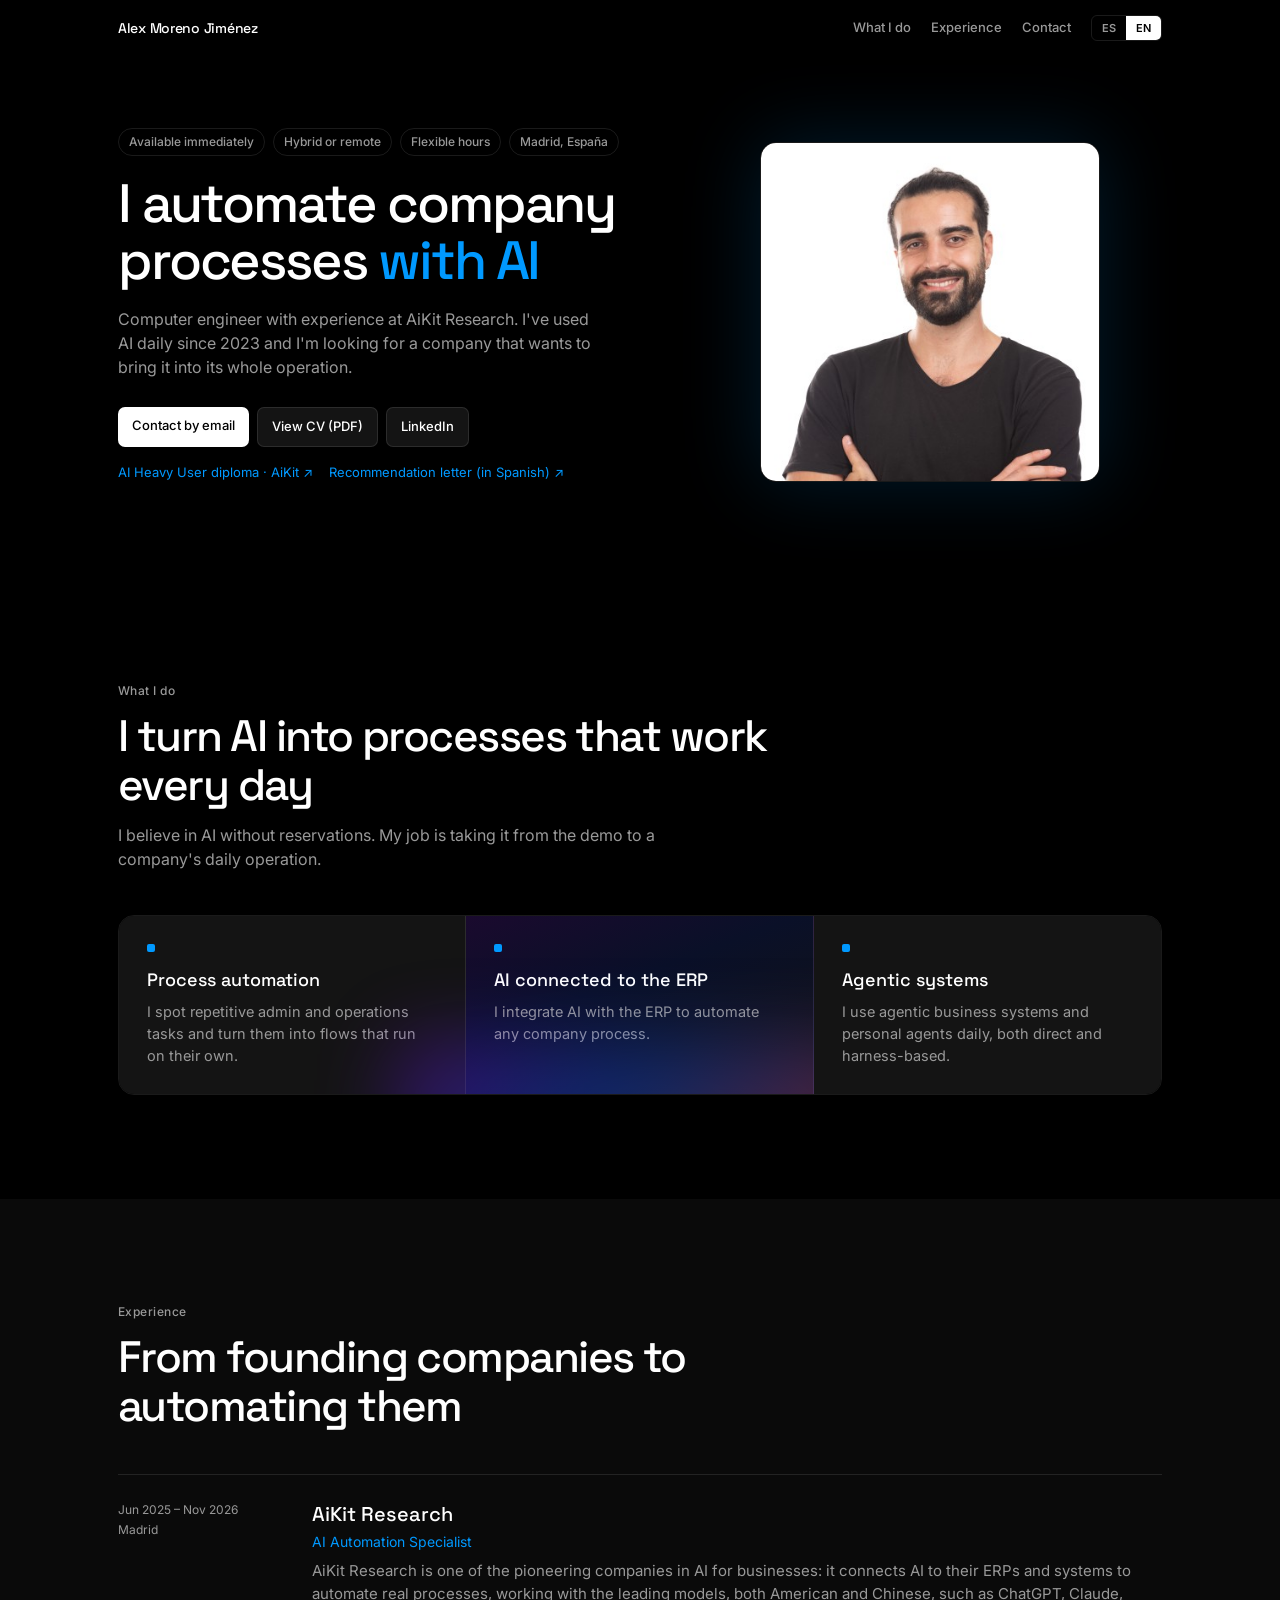
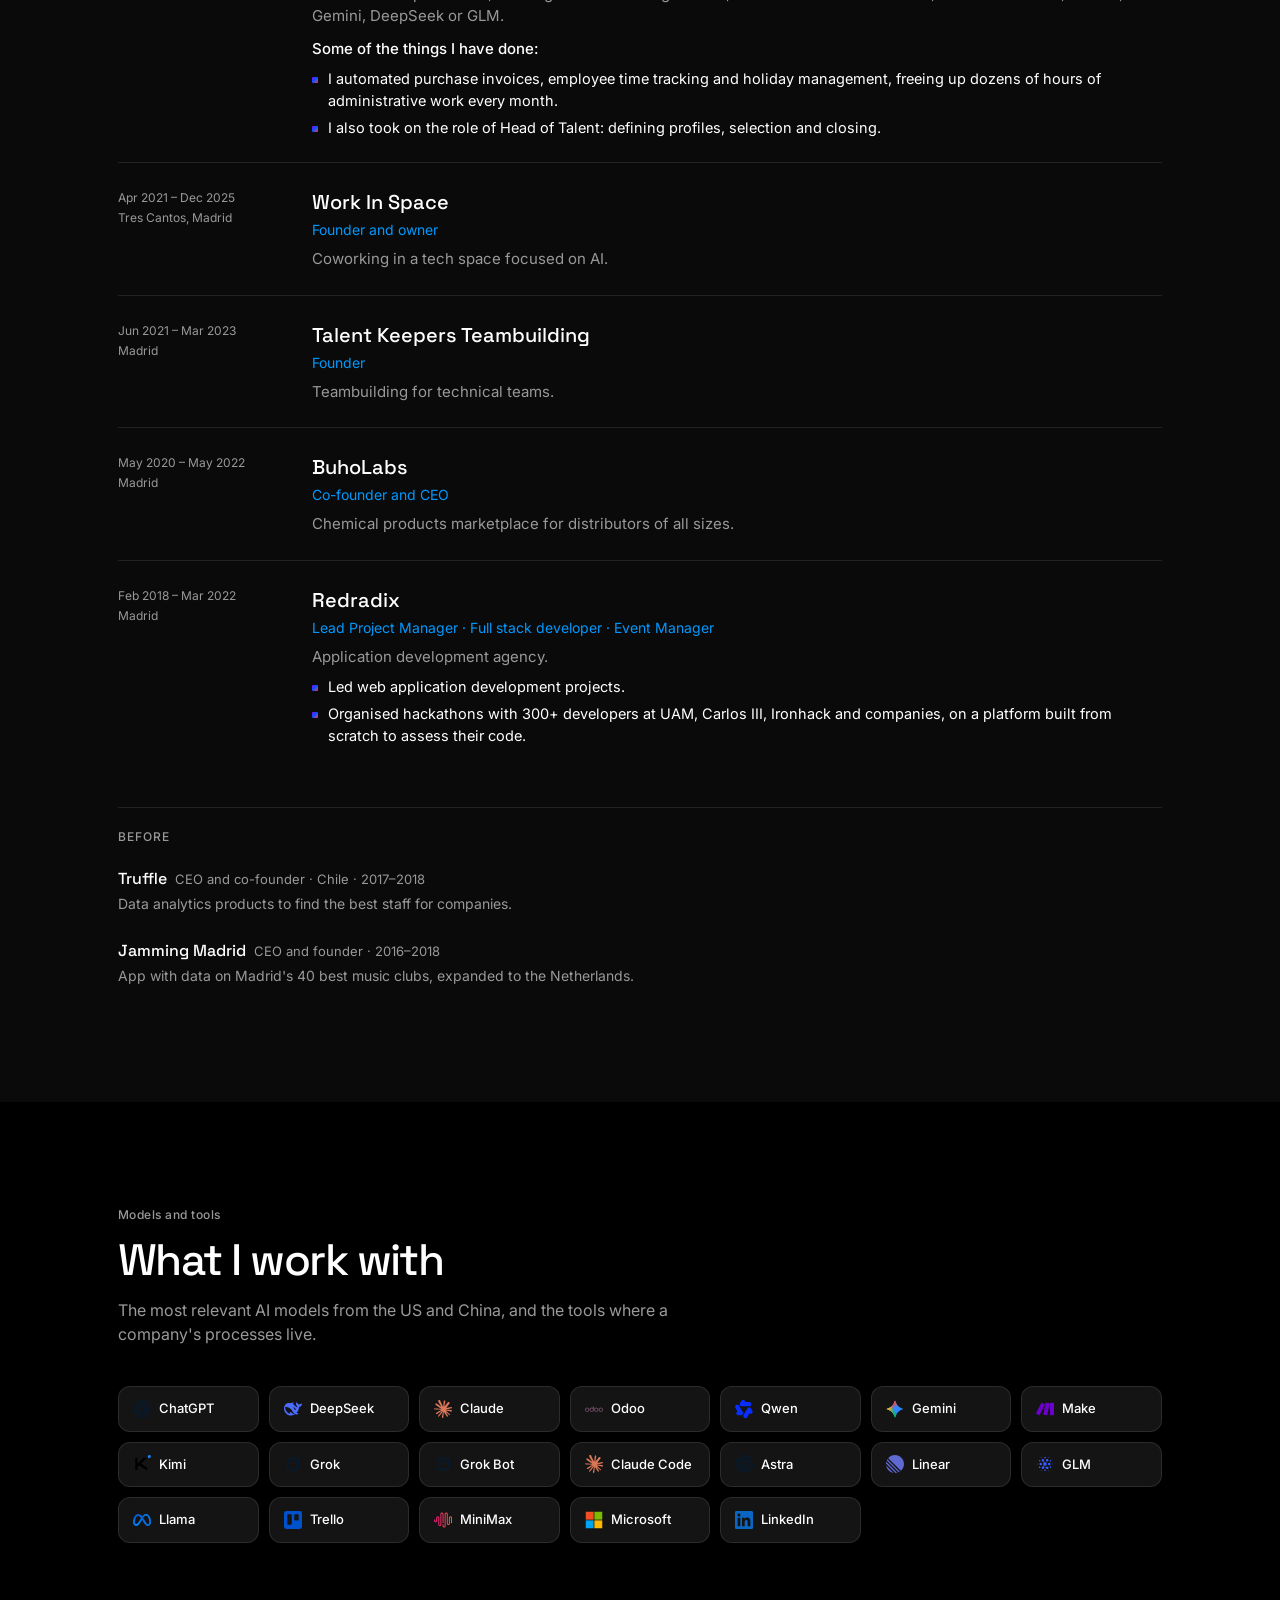
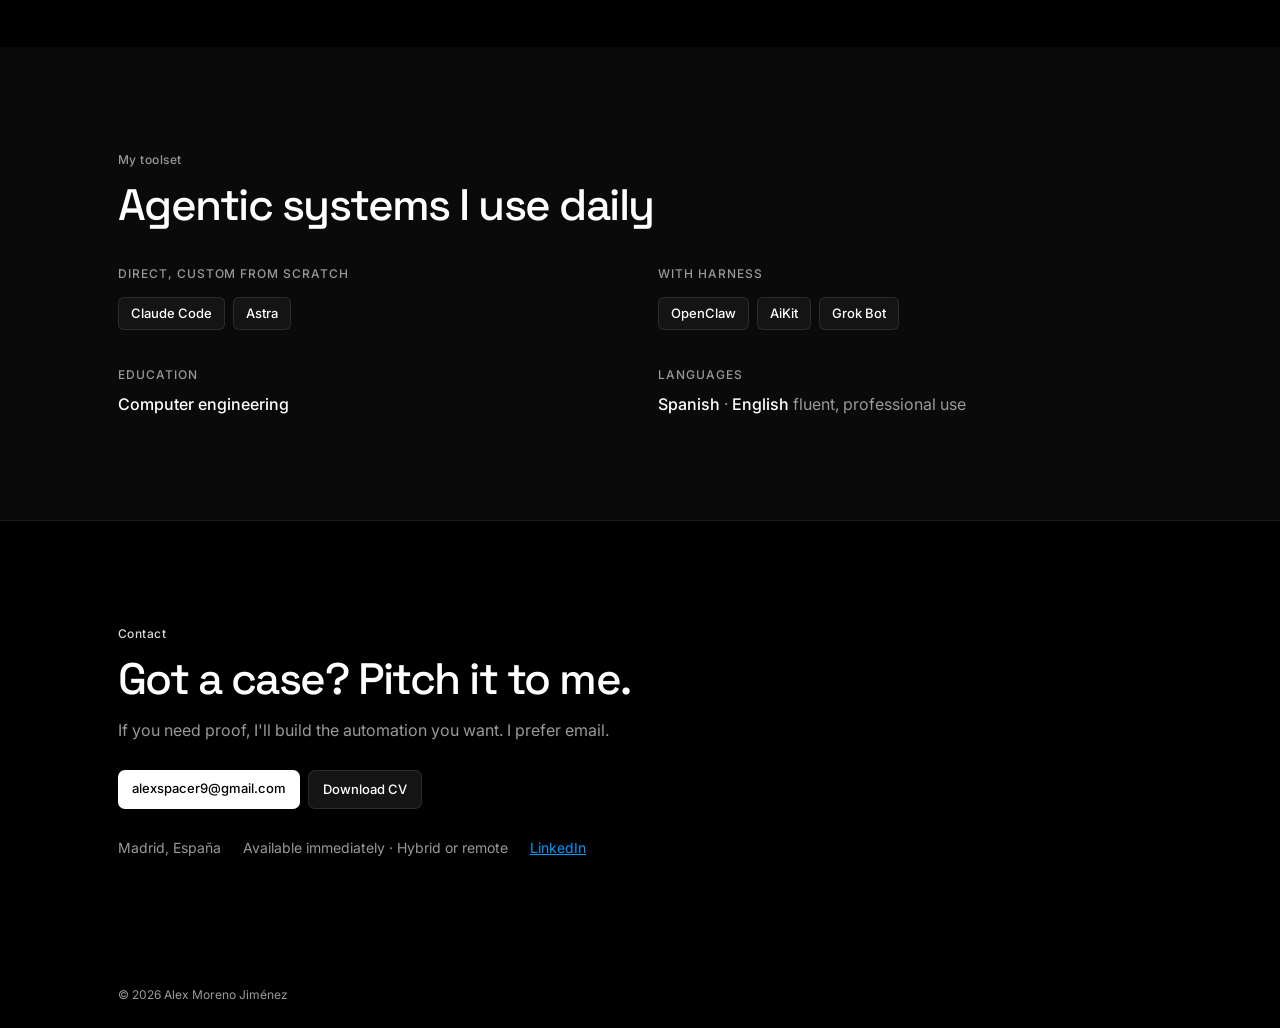
<file: index.html>
<!DOCTYPE html>
<html lang="es">
<head>
<meta charset="utf-8">
<meta name="viewport" content="width=device-width,initial-scale=1">
<title>Alex Moreno Jiménez · AI Automation Specialist</title>
<meta name="description" content="Ingeniero informático que automatiza procesos de empresa con IA. AI Automation Specialist en AiKit Research. Madrid, España.">
<link rel="icon" href="favicon.svg" type="image/svg+xml">
<link rel="icon" href="favicon-32.png" sizes="32x32" type="image/png">
<link rel="apple-touch-icon" href="apple-touch-icon.png">
<meta name="theme-color" content="#000000">
<style>
@font-face{font-family:Inter;src:url(fonts/Inter.ttf);font-weight:100 900;font-display:swap}
@font-face{font-family:"Space Grotesk";src:url(fonts/SpaceGrotesk.ttf);font-weight:300 700;font-display:swap}
:root{
  --bg:#000000; --surface:#141414; --ink:#ffffff; --muted:#999999;
  --line:rgba(255,255,255,.10); --accent:#0055ff; --glow:#0099ff;
  --radius:16px; --button-radius:7px; --content:1100px; --theme:#000000;
  --grad:linear-gradient(135deg,#9900ff 0%,#0055ff 45%,#ff3366 100%);
}
*{box-sizing:border-box;margin:0;padding:0}
html{scroll-behavior:smooth}
body{font-family:Inter,system-ui,sans-serif;color:var(--ink);background:var(--bg);line-height:1.5;font-size:16px;-webkit-font-smoothing:antialiased}
a{color:inherit}
.wrap{max-width:var(--content);margin:0 auto;padding:0 28px}
nav{position:fixed;top:0;left:0;right:0;z-index:10;transition:.25s}
nav .wrap{display:flex;align-items:center;justify-content:space-between;height:56px}
nav.s{background:rgba(0,0,0,.85);backdrop-filter:blur(12px);border-bottom:1px solid var(--line)}
.brand{font-family:"Space Grotesk",Inter,sans-serif;font-weight:500;text-decoration:none;font-size:14px;letter-spacing:-.02em}
.links{display:flex;gap:20px;align-items:center;font-size:13px;font-weight:500}
.links a{text-decoration:none;color:var(--muted)}.links a:hover{color:var(--ink)}
.lang{display:flex;border:1px solid var(--line);border-radius:6px;overflow:hidden}
.lang button{border:0;background:none;font:inherit;font-size:11px;font-weight:600;padding:4px 10px;color:var(--muted);cursor:pointer}
.lang button.on{background:#fff;color:#000}
.hero{padding:128px 0 96px;position:relative}
.hero .wrap{display:grid;grid-template-columns:1.2fr .8fr;gap:40px;align-items:end}
.av{display:inline-flex;gap:8px;flex-wrap:wrap;margin-bottom:20px}
.av span{font-size:12px;font-weight:500;color:var(--muted);border:1px solid var(--line);padding:4px 10px;border-radius:99px}
h1{font-family:"Space Grotesk",Inter,sans-serif;font-size:clamp(36px,4.5vw,54px);line-height:1.05;font-weight:500;letter-spacing:-.04em;max-width:16ch}
h1 b{font-weight:500;color:var(--glow)}
.tit{font-size:16px;margin-top:18px;max-width:480px;color:var(--muted)}
.cta{display:flex;gap:8px;flex-wrap:wrap;margin-top:28px}
.btn{display:inline-block;text-decoration:none;font-weight:500;font-size:13px;padding:9px 14px;border-radius:var(--button-radius);transition:.2s}
.btn.p{background:#fff;color:#000}.btn.p:hover{opacity:.9}
.btn.g{background:var(--surface);color:var(--ink);border:1px solid var(--line)}.btn.g:hover{border-color:rgba(255,255,255,.25)}
.ph{width:100%;max-width:340px;aspect-ratio:1;border-radius:var(--radius);object-fit:cover;border:1px solid var(--line);box-shadow:0 0 80px rgba(0,153,255,.18)}
.proof{display:flex;gap:16px;flex-wrap:wrap;margin-top:16px;font-size:13px}
.proof a{color:var(--glow);text-decoration:none}.proof a:hover{text-decoration:underline}
section{padding:104px 0}
.eyebrow{font-size:12px;font-weight:500;color:var(--muted);margin-bottom:12px;letter-spacing:.04em}
h2{font-family:"Space Grotesk",Inter,sans-serif;font-size:clamp(28px,3.5vw,44px);font-weight:500;letter-spacing:-.035em;line-height:1.1;max-width:700px}
h2 b{font-weight:500}
.lead{color:var(--muted);font-size:16px;max-width:560px;margin-top:14px}
.cards{display:grid;grid-template-columns:repeat(3,1fr);gap:0;margin-top:44px;border:1px solid var(--line);border-radius:var(--radius);overflow:hidden}
.card{padding:28px;background:var(--surface);border-right:1px solid var(--line);position:relative}
.card:last-child{border-right:0}
.card:nth-child(2){background:linear-gradient(160deg,#1a0a2e 0%,#0a1028 40%,#141414 100%)}
.card:nth-child(2)::after{content:"";position:absolute;inset:auto -20% -40% -20%;height:70%;background:var(--grad);opacity:.35;filter:blur(40px);pointer-events:none}
.dot{width:8px;height:8px;border-radius:2px;background:var(--glow);margin-bottom:14px}
.card h3{font-family:"Space Grotesk",Inter,sans-serif;font-size:18px;font-weight:500;margin-bottom:8px;position:relative}
.card p{color:var(--muted);font-size:14.5px;position:relative}
.tint{background:#0a0a0a}
.tl{margin-top:44px}
.tl article{display:grid;grid-template-columns:170px 1fr;gap:24px;padding:24px 0;border-top:1px solid var(--line)}
.tl .d{font-size:13px;color:var(--muted)}.tl .d span{display:block;margin-top:2px;font-size:12px}
.tl h3{font-family:"Space Grotesk",Inter,sans-serif;font-size:20px;font-weight:500}
.tl .rol{color:var(--glow);font-size:14px;margin:2px 0 8px}
.tl p.x{color:var(--muted);font-size:15px}
.tl p.it{margin-top:10px;color:var(--ink);font-weight:500}
.tl ul{margin-top:8px;list-style:none}
.tl li{position:relative;padding-left:16px;font-size:14.5px;margin-top:5px}
.tl li:before{content:"";position:absolute;left:0;top:9px;width:6px;height:6px;border-radius:1px;background:var(--grad)}
.before{margin-top:36px;border-top:1px solid var(--line);padding-top:20px}
.before h3{font-size:12px;font-weight:500;color:var(--muted);margin-bottom:8px;letter-spacing:.08em;text-transform:uppercase}
.before article{padding:12px 0}
.before h4{font-family:"Space Grotesk",Inter,sans-serif;font-size:16px;font-weight:500;display:inline}
.before .m{color:var(--muted);font-size:13px;margin-left:8px}
.before p{color:var(--muted);font-size:14px;margin-top:2px}
.pills{display:flex;flex-wrap:wrap;gap:8px;margin-top:14px}
.pills span{background:var(--surface);border:1px solid var(--line);color:var(--ink);font-weight:500;font-size:13px;padding:6px 12px;border-radius:6px}
.two{display:grid;grid-template-columns:1fr 1fr;gap:36px;margin-top:36px}
.two h3{font-size:12px;font-weight:500;letter-spacing:.08em;text-transform:uppercase;color:var(--muted)}
.two p{color:var(--muted);margin-top:8px}.two p b{color:var(--ink);font-weight:500}
.cloud{list-style:none;display:grid;grid-template-columns:repeat(auto-fill,minmax(140px,1fr));gap:10px;margin-top:40px}
.cloud li{display:inline-flex;align-items:center;gap:8px;background:var(--surface);border:1px solid var(--line);border-radius:12px;padding:12px 14px;font-weight:500;font-size:13px}
.cloud li img{width:18px;height:18px;object-fit:contain}
.contact{background:var(--bg);border-top:1px solid var(--line)}
.contact .eyebrow{color:var(--muted)}
.contact h2{color:var(--ink)}
.contact .lead{color:var(--muted)}
.contact .meta{margin-top:28px;display:flex;gap:22px;flex-wrap:wrap;font-size:14px;color:var(--muted)}
.contact .meta a{color:var(--glow)}
footer{padding:24px 0;font-size:12px;color:var(--muted)}
@media(max-width:860px){
.links a.h{display:none}
.hero .wrap{grid-template-columns:1fr}
.ph{max-width:200px}
section{padding:72px 0}.cards,.two{grid-template-columns:1fr}.card{border-right:0;border-bottom:1px solid var(--line)}
.tl article{grid-template-columns:1fr;gap:6px}
}

</style>
</head>
<body>
<nav id="nav"><div class="wrap">
<a class="brand" href="#top">Alex Moreno Jiménez</a>
<div class="links">
<a class="h" href="#hago" data-es="Qué hago" data-en="What I do">Qué hago</a>
<a class="h" href="#trayectoria" data-es="Trayectoria" data-en="Experience">Trayectoria</a>
<a class="h" href="#contacto" data-es="Contacto" data-en="Contact">Contacto</a>
<div class="lang"><button id="bes" class="on">ES</button><button id="ben">EN</button></div>
</div></div></nav>

<header class="hero" id="top"><div class="wrap">
<div class="hero-copy">
<div class="av"><span data-es="Disponibilidad inmediata" data-en="Available immediately">Disponibilidad inmediata</span><span data-es="Híbrido o remoto" data-en="Hybrid or remote">Híbrido o remoto</span><span data-es="Horario flexible" data-en="Flexible hours">Horario flexible</span><span>Madrid, España</span></div>
<h1 data-es="Automatizo procesos de empresa <b>con IA</b>" data-en="I automate company processes <b>with AI</b>">Automatizo procesos de empresa <b>con IA</b></h1>
<p class="tit" data-es="Ingeniero informático con experiencia en AiKit Research. Uso IA a diario desde 2023 y busco una empresa que quiera llevarla a toda su operación." data-en="Computer engineer with experience at AiKit Research. I've used AI daily since 2023 and I'm looking for a company that wants to bring it into its whole operation.">Ingeniero informático con experiencia en AiKit Research. Uso IA a diario desde 2023 y busco una empresa que quiera llevarla a toda su operación.</p>
<div class="cta">
<a class="btn p" href="mailto:alexspacer9@gmail.com" data-es="Contactar por correo" data-en="Contact by email">Contactar por correo</a>
<a class="btn g" id="cv" href="cv/CV_AlexMoreno_ES.pdf" data-es="Ver CV (PDF)" data-en="View CV (PDF)">Ver CV (PDF)</a>
<a class="btn g" href="https://www.linkedin.com/in/alex-moreno-jim%C3%A9nez-33b404128/" target="_blank" rel="noopener">LinkedIn</a>
</div>
<p class="proof"><a href="docs/Diploma_AIHeavyUser_AiKit.pdf" target="_blank" rel="noopener" data-es="Diploma AI Heavy User · AiKit ↗" data-en="AI Heavy User diploma · AiKit ↗">Diploma AI Heavy User · AiKit ↗</a><a href="docs/Carta_Recomendacion_AiKit.pdf" target="_blank" rel="noopener" data-es="Carta de recomendación ↗" data-en="Recommendation letter (in Spanish) ↗">Carta de recomendación ↗</a></p>
</div>
<img class="ph" src="foto.jpg" alt="Alex Moreno Jiménez">
</div></header>

<section id="hago"><div class="wrap">
<p class="eyebrow" data-es="Qué hago" data-en="What I do">Qué hago</p>
<h2 data-es="Convierto la IA en procesos que <b>funcionan cada día</b>" data-en="I turn AI into processes that <b>work every day</b>">Convierto la IA en procesos que <b>funcionan cada día</b></h2>
<p class="lead" data-es="Creo en la IA sin reservas. Mi trabajo es llevarla de la demo a la operación diaria de una empresa." data-en="I believe in AI without reservations. My job is taking it from the demo to a company's daily operation.">Creo en la IA sin reservas. Mi trabajo es llevarla de la demo a la operación diaria de una empresa.</p>
<div class="cards">
<div class="card"><div class="dot"></div><h3 data-es="Automatización de procesos" data-en="Process automation">Automatización de procesos</h3><p data-es="Detecto tareas repetitivas de administración y operación, y las convierto en flujos que funcionan solos." data-en="I spot repetitive admin and operations tasks and turn them into flows that run on their own.">Detecto tareas repetitivas de administración y operación, y las convierto en flujos que funcionan solos.</p></div>
<div class="card"><div class="dot"></div><h3 data-es="IA conectada al ERP" data-en="AI connected to the ERP">IA conectada al ERP</h3><p data-es="Integro la IA con el ERP para automatizar cualquier proceso de la empresa." data-en="I integrate AI with the ERP to automate any company process.">Integro la IA con el ERP para automatizar cualquier proceso de la empresa.</p></div>
<div class="card"><div class="dot"></div><h3 data-es="Sistemas agénticos" data-en="Agentic systems">Sistemas agénticos</h3><p data-es="Uso a diario sistemas agénticos empresariales y agentes personales, directos o con harness." data-en="I use agentic business systems and personal agents daily, both direct and harness-based.">Uso a diario sistemas agénticos empresariales y agentes personales, directos o con harness.</p></div>
</div>
</div></section>

<section class="tint" id="trayectoria"><div class="wrap">
<p class="eyebrow" data-es="Trayectoria" data-en="Experience">Trayectoria</p>
<h2 data-es="De fundar empresas a <b>automatizarlas</b>" data-en="From founding companies to <b>automating them</b>">De fundar empresas a <b>automatizarlas</b></h2>
<div class="tl">
<article><div class="d"><span data-es="jun. 2025 – nov. 2026" data-en="Jun 2025 – Nov 2026">jun. 2025 – nov. 2026</span><span>Madrid</span></div><div><h3>AiKit Research</h3><p class="rol" data-es="AI Automation Specialist" data-en="AI Automation Specialist">AI Automation Specialist</p><p class="x" data-es="AiKit Research es una de las empresas pioneras en IA para empresas: conecta la IA con sus ERP y sus sistemas para automatizar procesos reales, trabajando con los principales modelos, tanto estadounidenses como chinos, como ChatGPT, Claude, Gemini, DeepSeek o GLM." data-en="AiKit Research is one of the pioneering companies in AI for businesses: it connects AI to their ERPs and systems to automate real processes, working with the leading models, both American and Chinese, such as ChatGPT, Claude, Gemini, DeepSeek or GLM.">AiKit Research es una de las empresas pioneras en IA para empresas: conecta la IA con sus ERP y sus sistemas para automatizar procesos reales, trabajando con los principales modelos, tanto estadounidenses como chinos, como ChatGPT, Claude, Gemini, DeepSeek o GLM.</p><p class="x it" data-es="Algunas de las cosas que he hecho:" data-en="Some of the things I have done:">Algunas de las cosas que he hecho:</p><ul><li data-es="Automaticé las facturas de compras, el fichaje y la gestión de vacaciones, liberando decenas de horas al mes de trabajo administrativo." data-en="I automated purchase invoices, employee time tracking and holiday management, freeing up dozens of hours of administrative work every month.">Automaticé las facturas de compras, el fichaje y la gestión de vacaciones, liberando decenas de horas al mes de trabajo administrativo.</li><li data-es="Asumí también el rol de Head of Talent: definición de perfiles, selección y cierre." data-en="I also took on the role of Head of Talent: defining profiles, selection and closing.">Asumí también el rol de Head of Talent: definición de perfiles, selección y cierre.</li></ul></div></article>
<article><div class="d"><span data-es="abr. 2021 – dic. 2025" data-en="Apr 2021 – Dec 2025">abr. 2021 – dic. 2025</span><span>Tres Cantos, Madrid</span></div><div><h3>Work In Space</h3><p class="rol" data-es="Fundador y propietario" data-en="Founder and owner">Fundador y propietario</p><p class="x" data-es="Coworking en espacio tecnológico centrado en IA." data-en="Coworking in a tech space focused on AI.">Coworking en espacio tecnológico centrado en IA.</p></div></article>
<article><div class="d"><span data-es="jun. 2021 – mar. 2023" data-en="Jun 2021 – Mar 2023">jun. 2021 – mar. 2023</span><span>Madrid</span></div><div><h3>Talent Keepers Teambuilding</h3><p class="rol" data-es="Fundador" data-en="Founder">Fundador</p><p class="x" data-es="Teambuilding para equipos técnicos." data-en="Teambuilding for technical teams.">Teambuilding para equipos técnicos.</p></div></article>
<article><div class="d"><span data-es="may. 2020 – may. 2022" data-en="May 2020 – May 2022">may. 2020 – may. 2022</span><span>Madrid</span></div><div><h3>BuhoLabs</h3><p class="rol" data-es="Cofundador y CEO" data-en="Co-founder and CEO">Cofundador y CEO</p><p class="x" data-es="Marketplace de productos químicos para distribuidores de todos los tamaños." data-en="Chemical products marketplace for distributors of all sizes.">Marketplace de productos químicos para distribuidores de todos los tamaños.</p></div></article>
<article><div class="d"><span data-es="feb. 2018 – mar. 2022" data-en="Feb 2018 – Mar 2022">feb. 2018 – mar. 2022</span><span>Madrid</span></div><div><h3>Redradix</h3><p class="rol" data-es="Lead Project Manager · Desarrollador full stack · Event Manager" data-en="Lead Project Manager · Full stack developer · Event Manager">Lead Project Manager · Desarrollador full stack · Event Manager</p><p class="x" data-es="Agencia de desarrollo de aplicaciones." data-en="Application development agency.">Agencia de desarrollo de aplicaciones.</p>
<ul><li data-es="Lideré proyectos de desarrollo de aplicaciones web." data-en="Led web application development projects.">Lideré proyectos de desarrollo de aplicaciones web.</li>
<li data-es="Organicé hackathons con más de 300 desarrolladores en la UAM, la Carlos III, Ironhack y empresas, con una plataforma creada desde cero para evaluar su código." data-en="Organised hackathons with 300+ developers at UAM, Carlos III, Ironhack and companies, on a platform built from scratch to assess their code.">Organicé hackathons con más de 300 desarrolladores en la UAM, la Carlos III, Ironhack y empresas, con una plataforma creada desde cero para evaluar su código.</li></ul></div></article>
</div>
<div class="before">
<h3 data-es="Antes" data-en="Before">Antes</h3>
<article><h4>Truffle</h4><span class="m" data-es="CEO y cofundador · Chile · 2017–2018" data-en="CEO and co-founder · Chile · 2017–2018">CEO y cofundador · Chile · 2017–2018</span><p data-es="Productos de análisis de datos para encontrar al mejor personal para las empresas." data-en="Data analytics products to find the best staff for companies.">Productos de análisis de datos para encontrar al mejor personal para las empresas.</p></article>
<article><h4>Jamming Madrid</h4><span class="m" data-es="CEO y fundador · 2016–2018" data-en="CEO and founder · 2016–2018">CEO y fundador · 2016–2018</span><p data-es="App con los datos de los 40 mejores clubes de música de Madrid, ampliada a Países Bajos." data-en="App with data on Madrid's 40 best music clubs, expanded to the Netherlands.">App con los datos de los 40 mejores clubes de música de Madrid, ampliada a Países Bajos.</p></article>
</div>
</div></section>

<section id="stack"><div class="wrap">
<p class="eyebrow" data-es="Modelos y herramientas" data-en="Models and tools">Modelos y herramientas</p>
<h2 data-es="Con lo que <b>trabajo</b>" data-en="What I <b>work with</b>">Con lo que <b>trabajo</b></h2>
<p class="lead" data-es="Los modelos de IA más relevantes de EE. UU. y China, y las herramientas donde viven los procesos de una empresa." data-en="The most relevant AI models from the US and China, and the tools where a company's processes live.">Los modelos de IA más relevantes de EE. UU. y China, y las herramientas donde viven los procesos de una empresa.</p>
<ul class="cloud">
<li class="m l" style="--d:0s"><img src="logos/openai.svg" alt="">ChatGPT</li>
<li class="m" style="--d:-1.4s"><img src="logos/deepseek-color.svg" alt="">DeepSeek</li>
<li class="m l" style="--d:-3s"><img src="logos/claude-color.svg" alt="">Claude</li>
<li class="t" style="--d:-2s"><img src="logos/odoo.svg" alt="">Odoo</li>
<li class="m" style="--d:-4.2s"><img src="logos/qwen-color.svg" alt="">Qwen</li>
<li class="m l" style="--d:-.8s"><img src="logos/gemini-color.svg" alt="">Gemini</li>
<li class="t" style="--d:-3.6s"><img src="logos/make.svg" alt="">Make</li>
<li class="m" style="--d:-5s"><img src="logos/kimi-color.svg" alt="">Kimi</li>
<li class="m l" style="--d:-2.4s"><img src="logos/grok.svg" alt="">Grok</li>
<li class="t" style="--d:-1.7s"><img src="logos/grok.svg" alt="">Grok Bot</li>
<li class="t" style="--d:-2.6s"><img src="logos/claude-color.svg" alt="">Claude Code</li>
<li class="t" style="--d:-3.9s"><img src="logos/openai.svg" alt="">Astra</li>
<li class="t" style="--d:-4.6s"><img src="logos/linear.svg" alt="">Linear</li>
<li class="m" style="--d:-1s"><img src="logos/zhipu-color.svg" alt="">GLM</li>
<li class="m" style="--d:-3.3s"><img src="logos/meta-color.svg" alt="">Llama</li>
<li class="t" style="--d:-5.4s"><img src="logos/trello.svg" alt="">Trello</li>
<li class="m" style="--d:-2.8s"><img src="logos/minimax-color.svg" alt="">MiniMax</li>
<li class="t" style="--d:-.4s"><img src="logos/microsoft.svg" alt="">Microsoft</li>
<li class="t" style="--d:-4s"><img src="logos/linkedin.svg" alt="">LinkedIn</li>
</ul>
</div></section>

<section class="tint" id="set"><div class="wrap">
<p class="eyebrow" data-es="Mi set de trabajo" data-en="My toolset">Mi set de trabajo</p>
<h2 data-es="Sistemas agénticos que <b>uso a diario</b>" data-en="Agentic systems I <b>use daily</b>">Sistemas agénticos que <b>uso a diario</b></h2>
<div class="two">
<div><h3 data-es="Directos, a medida desde cero" data-en="Direct, custom from scratch">Directos, a medida desde cero</h3><div class="pills"><span>Claude Code</span><span>Astra</span></div></div>
<div><h3 data-es="Con harness" data-en="With harness">Con harness</h3><div class="pills"><span>OpenClaw</span><span>AiKit</span><span>Grok Bot</span></div></div>
</div>
<div class="two">
<div><h3 data-es="Formación" data-en="Education">Formación</h3><p data-es="<b>Ingeniería informática</b>" data-en="<b>Computer engineering</b>"><b>Ingeniería informática</b></p></div>
<div><h3 data-es="Idiomas" data-en="Languages">Idiomas</h3><p data-es="<b>Español</b> · <b>Inglés</b> fluido, uso profesional" data-en="<b>Spanish</b> · <b>English</b> fluent, professional use"><b>Español</b> · <b>Inglés</b> fluido, uso profesional</p></div>
</div>
</div></section>

<section class="contact" id="contacto"><div class="wrap">
<p class="eyebrow" style="color:#fff;opacity:.85" data-es="Contacto" data-en="Contact">Contacto</p>
<h2 data-es="¿Tienes un caso? <b>Propónmelo.</b>" data-en="Got a case? <b>Pitch it to me.</b>">¿Tienes un caso? <b>Propónmelo.</b></h2>
<p class="lead" data-es="Si hace falta una prueba, hago la automatización que queráis. Prefiero el contacto por correo." data-en="If you need proof, I'll build the automation you want. I prefer email.">Si hace falta una prueba, hago la automatización que queráis. Prefiero el contacto por correo.</p>
<div class="cta"><a class="btn p" href="mailto:alexspacer9@gmail.com">alexspacer9@gmail.com</a><a class="btn g" id="cv2" href="cv/CV_AlexMoreno_ES.pdf" data-es="Descargar CV" data-en="Download CV">Descargar CV</a></div>
<div class="meta"><span>Madrid, España</span><span data-es="Disponibilidad inmediata · Híbrido o remoto" data-en="Available immediately · Hybrid or remote">Disponibilidad inmediata · Híbrido o remoto</span><a href="https://www.linkedin.com/in/alex-moreno-jim%C3%A9nez-33b404128/" target="_blank" rel="noopener">LinkedIn</a></div>
</div></section>
<footer><div class="wrap">© 2026 Alex Moreno Jiménez</div></footer>
<script>
const nav=document.getElementById('nav');
const sc=()=>nav.classList.toggle('s',scrollY>40);addEventListener('scroll',sc);sc();
function setLang(l){
  document.documentElement.lang=l;
  document.querySelectorAll('[data-'+l+']').forEach(e=>e.innerHTML=e.getAttribute('data-'+l));
  document.getElementById('bes').classList.toggle('on',l==='es');
  document.getElementById('ben').classList.toggle('on',l==='en');
  const u='cv/CV_AlexMoreno_'+l.toUpperCase()+'.pdf';
  const cv=document.getElementById('cv'), cv2=document.getElementById('cv2');
  if(cv)cv.href=u; if(cv2)cv2.href=u;
  localStorage.setItem('lang',l);
}
document.getElementById('bes').onclick=()=>setLang('es');
document.getElementById('ben').onclick=()=>setLang('en');
const q=new URLSearchParams(location.search).get('lang');
const s=q||localStorage.getItem('lang')||(navigator.language.startsWith('en')?'en':'es');
if(s==='en')setLang('en');
</script>
</body>
</html>
</file>
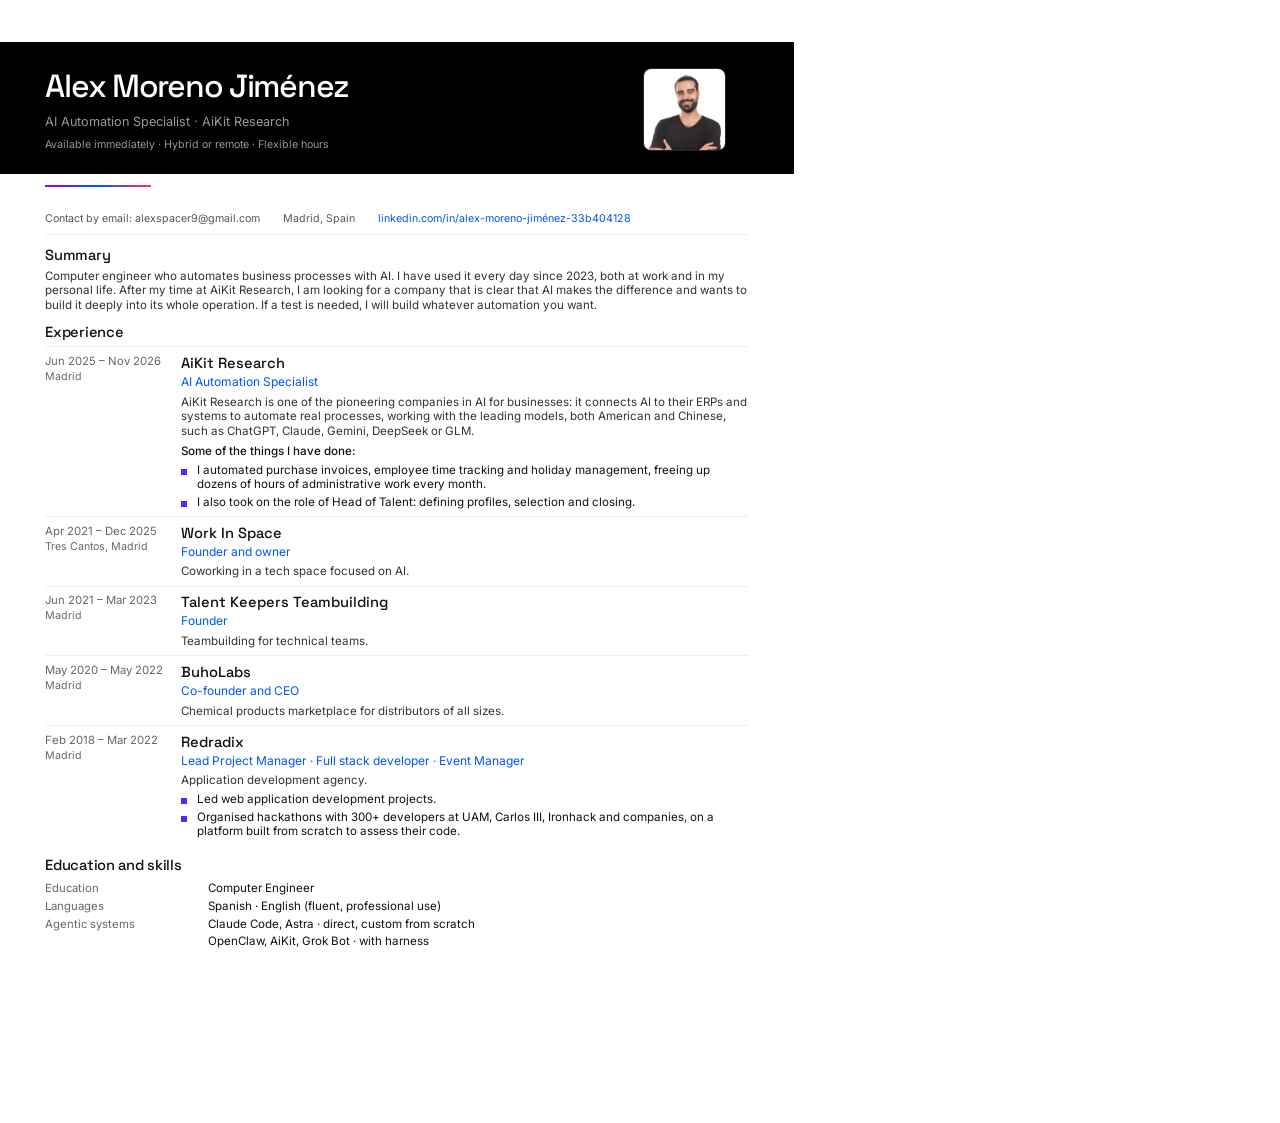
<file: cv/cv-en.html>
<!DOCTYPE html><html lang="en"><head><meta charset="utf-8">
<title>Alex Moreno Jiménez – CV</title><style>@font-face{font-family:Inter;src:url(../fonts/Inter.ttf);font-weight:100 900}
@font-face{font-family:"Space Grotesk";src:url(../fonts/SpaceGrotesk.ttf);font-weight:300 700}
@page{size:210mm 297mm;margin:0}
*{box-sizing:border-box;margin:0;padding:0}
html,body{margin:0;background:#fff}
.page{width:210mm;min-height:297mm;font-family:Inter,sans-serif;color:#111;position:relative}
.hdr{background:#000;color:#fff;padding:12mm 14mm 10mm;display:grid;grid-template-columns:1fr 28mm;gap:8mm;align-items:end}
h1{font-family:"Space Grotesk",Inter,sans-serif;font-size:32pt;font-weight:500;letter-spacing:-.04em;line-height:1.0;color:#fff}
.tit{font-size:10.5pt;color:#999;margin-top:3mm}
.av{font-size:8.5pt;color:#999;margin-top:2.5mm}
.ph{width:28mm;height:28mm;border-radius:8px;object-fit:cover;border:1px solid rgba(255,255,255,.15)}
.body{padding:6mm 14mm 12mm}
.accent-line{height:2px;width:28mm;background:linear-gradient(90deg,#9900ff,#0055ff,#ff3366);margin-bottom:4mm}
.ct{display:flex;flex-wrap:wrap;gap:4mm 6mm;font-size:8.5pt;color:#555;padding-bottom:4mm;border-bottom:1px solid #eee}
.ct a{color:#0055ff;text-decoration:none}
h2{font-family:"Space Grotesk",Inter,sans-serif;font-size:11pt;font-weight:500;color:#111;margin:5mm 0 2.5mm;letter-spacing:-.02em}
.perfil{font-size:9.8pt;line-height:1.32;color:#333}
article{display:grid;grid-template-columns:32mm 1fr;gap:5mm;padding:3mm 0;border-top:1px solid #eee}
.d{font-size:8.5pt;color:#666}.d span{display:block;font-size:8pt;margin-top:.5mm}
h3{font-family:"Space Grotesk",Inter,sans-serif;font-size:11pt;font-weight:500}
.rol{font-size:9pt;color:#0055ff;margin:.5mm 0 1.5mm}
.desc{font-size:9.5pt;line-height:1.32;color:#333}
.intro{font-size:9.5pt;font-weight:500;margin-top:1.5mm}
ul{margin-top:1.2mm;list-style:none}
li{position:relative;padding-left:4mm;font-size:9.5pt;line-height:1.32;margin-top:.8mm}
li:before{content:"";position:absolute;left:0;top:1.6mm;width:1.6mm;height:1.6mm;background:linear-gradient(135deg,#9900ff,#0055ff)}
.kv{display:grid;grid-template-columns:40mm 1fr;gap:3mm;padding:1.2mm 0;font-size:9.5pt}
.kv .d{color:#666;font-size:8.5pt}


/* compact to fit A4 single page */
.page{padding-top:11mm!important;padding-bottom:10mm!important}
header,.hdr{padding-bottom:4mm!important}
.ct{padding-top:2.5mm!important;padding-bottom:3mm!important}
h2{margin:3.5mm 0 1.8mm!important}
article{padding:2.2mm 0!important}
.perfil{font-size:9.2pt!important;line-height:1.28!important}
.desc,.intro,li{font-size:9pt!important;line-height:1.28!important}
.kv{padding:.8mm 0!important;font-size:9pt!important}
h1{font-size:26pt!important}
.ph{width:24mm!important;height:24mm!important}
.band{margin-bottom:7mm!important}
.hdr{padding-top:9mm!important;padding-bottom:8mm!important}
.body{padding-top:4mm!important}

/* Extra compact framer */

.hdr{padding:7mm 12mm 6mm!important}
.body{padding:3mm 12mm 8mm!important}
h1{font-size:24pt!important}
.tit{font-size:9.5pt!important}
.av{font-size:8pt!important}
.ph{width:22mm!important;height:22mm!important}
h2{margin:2.8mm 0 1.4mm!important}
article{padding:1.8mm 0!important;gap:4mm!important}
.perfil,.desc,.intro,li{font-size:8.7pt!important;line-height:1.25!important}
.kv{padding:.5mm 0!important;font-size:8.7pt!important}
.ct{font-size:8pt!important;padding-bottom:2.5mm!important}
</style></head><body>
<div class="page"><div class="hdr"><div><h1>Alex Moreno Jiménez</h1><p class="tit">AI Automation Specialist · AiKit Research</p><p class="av">Available immediately · Hybrid or remote · Flexible hours</p></div>
<img class="ph" src="../foto.jpg" alt="Alex Moreno Jiménez"></div>
<div class="body"><div class="accent-line"></div>
<div class="ct"><span>Contact by email: alexspacer9@gmail.com</span><span>Madrid, Spain</span><span><a href="https://www.linkedin.com/in/alex-moreno-jiménez-33b404128/">linkedin.com/in/alex-moreno-jiménez-33b404128</a></span></div>
<section><h2>Summary</h2><p class="perfil">Computer engineer who automates business processes with AI. I have used it every day since 2023, both at work and in my personal life. After my time at AiKit Research, I am looking for a company that is clear that AI makes the difference and wants to build it deeply into its whole operation. If a test is needed, I will build whatever automation you want.</p></section>
<section class="exp"><h2>Experience</h2><article><div class="d">Jun 2025 – Nov 2026<span>Madrid</span></div><div><h3>AiKit Research</h3><p class="rol">AI Automation Specialist</p><p class="desc">AiKit Research is one of the pioneering companies in AI for businesses: it connects AI to their ERPs and systems to automate real processes, working with the leading models, both American and Chinese, such as ChatGPT, Claude, Gemini, DeepSeek or GLM.</p><p class="intro">Some of the things I have done:</p><ul><li>I automated purchase invoices, employee time tracking and holiday management, freeing up dozens of hours of administrative work every month.</li><li>I also took on the role of Head of Talent: defining profiles, selection and closing.</li></ul></div></article><article><div class="d">Apr 2021 – Dec 2025<span>Tres Cantos, Madrid</span></div><div><h3>Work In Space</h3><p class="rol">Founder and owner</p><p class="desc">Coworking in a tech space focused on AI.</p></div></article><article><div class="d">Jun 2021 – Mar 2023<span>Madrid</span></div><div><h3>Talent Keepers Teambuilding</h3><p class="rol">Founder</p><p class="desc">Teambuilding for technical teams.</p></div></article><article><div class="d">May 2020 – May 2022<span>Madrid</span></div><div><h3>BuhoLabs</h3><p class="rol">Co-founder and CEO</p><p class="desc">Chemical products marketplace for distributors of all sizes.</p></div></article><article><div class="d">Feb 2018 – Mar 2022<span>Madrid</span></div><div><h3>Redradix</h3><p class="rol">Lead Project Manager · Full stack developer · Event Manager</p><p class="desc">Application development agency.</p><ul><li>Led web application development projects.</li><li>Organised hackathons with 300+ developers at UAM, Carlos III, Ironhack and companies, on a platform built from scratch to assess their code.</li></ul></div></article></section>
<section><h2>Education and skills</h2><div class="kv"><div class="d">Education</div><div>Computer Engineer</div></div><div class="kv"><div class="d">Languages</div><div>Spanish · English (fluent, professional use)</div></div><div class="kv"><div class="d">Agentic systems</div><div>Claude Code, Astra · direct, custom from scratch</div></div><div class="kv"><div class="d"></div><div>OpenClaw, AiKit, Grok Bot · with harness</div></div></section>
</div></div></body></html>
</file>
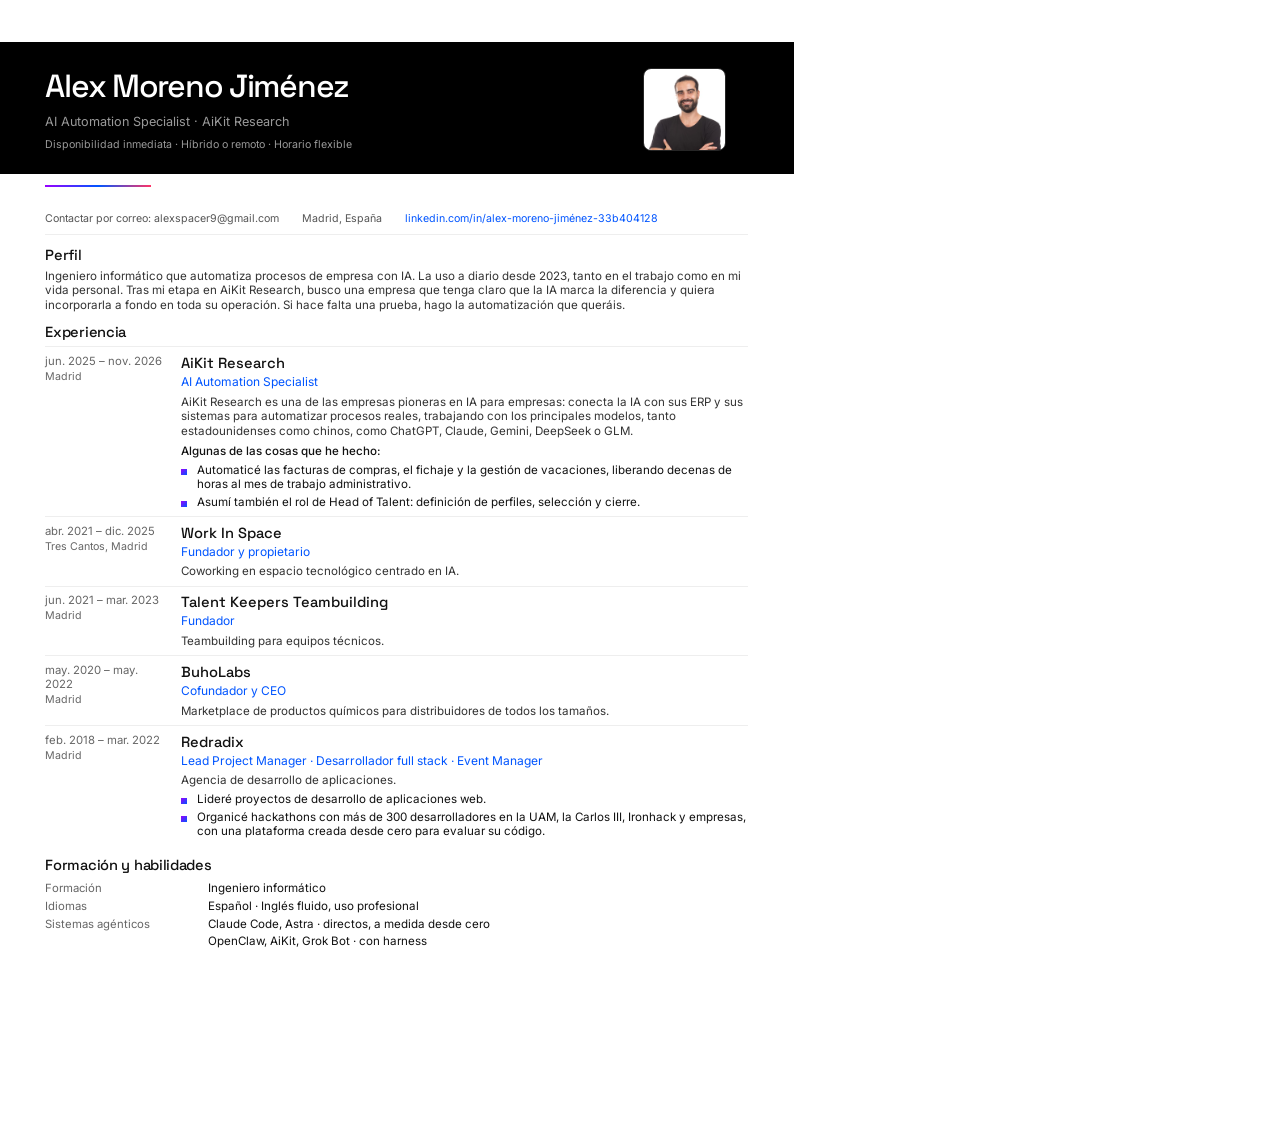
<file: cv/cv-es.html>
<!DOCTYPE html><html lang="es"><head><meta charset="utf-8">
<title>Alex Moreno Jiménez – CV</title><style>@font-face{font-family:Inter;src:url(../fonts/Inter.ttf);font-weight:100 900}
@font-face{font-family:"Space Grotesk";src:url(../fonts/SpaceGrotesk.ttf);font-weight:300 700}
@page{size:210mm 297mm;margin:0}
*{box-sizing:border-box;margin:0;padding:0}
html,body{margin:0;background:#fff}
.page{width:210mm;min-height:297mm;font-family:Inter,sans-serif;color:#111;position:relative}
.hdr{background:#000;color:#fff;padding:12mm 14mm 10mm;display:grid;grid-template-columns:1fr 28mm;gap:8mm;align-items:end}
h1{font-family:"Space Grotesk",Inter,sans-serif;font-size:32pt;font-weight:500;letter-spacing:-.04em;line-height:1.0;color:#fff}
.tit{font-size:10.5pt;color:#999;margin-top:3mm}
.av{font-size:8.5pt;color:#999;margin-top:2.5mm}
.ph{width:28mm;height:28mm;border-radius:8px;object-fit:cover;border:1px solid rgba(255,255,255,.15)}
.body{padding:6mm 14mm 12mm}
.accent-line{height:2px;width:28mm;background:linear-gradient(90deg,#9900ff,#0055ff,#ff3366);margin-bottom:4mm}
.ct{display:flex;flex-wrap:wrap;gap:4mm 6mm;font-size:8.5pt;color:#555;padding-bottom:4mm;border-bottom:1px solid #eee}
.ct a{color:#0055ff;text-decoration:none}
h2{font-family:"Space Grotesk",Inter,sans-serif;font-size:11pt;font-weight:500;color:#111;margin:5mm 0 2.5mm;letter-spacing:-.02em}
.perfil{font-size:9.8pt;line-height:1.32;color:#333}
article{display:grid;grid-template-columns:32mm 1fr;gap:5mm;padding:3mm 0;border-top:1px solid #eee}
.d{font-size:8.5pt;color:#666}.d span{display:block;font-size:8pt;margin-top:.5mm}
h3{font-family:"Space Grotesk",Inter,sans-serif;font-size:11pt;font-weight:500}
.rol{font-size:9pt;color:#0055ff;margin:.5mm 0 1.5mm}
.desc{font-size:9.5pt;line-height:1.32;color:#333}
.intro{font-size:9.5pt;font-weight:500;margin-top:1.5mm}
ul{margin-top:1.2mm;list-style:none}
li{position:relative;padding-left:4mm;font-size:9.5pt;line-height:1.32;margin-top:.8mm}
li:before{content:"";position:absolute;left:0;top:1.6mm;width:1.6mm;height:1.6mm;background:linear-gradient(135deg,#9900ff,#0055ff)}
.kv{display:grid;grid-template-columns:40mm 1fr;gap:3mm;padding:1.2mm 0;font-size:9.5pt}
.kv .d{color:#666;font-size:8.5pt}


/* compact to fit A4 single page */
.page{padding-top:11mm!important;padding-bottom:10mm!important}
header,.hdr{padding-bottom:4mm!important}
.ct{padding-top:2.5mm!important;padding-bottom:3mm!important}
h2{margin:3.5mm 0 1.8mm!important}
article{padding:2.2mm 0!important}
.perfil{font-size:9.2pt!important;line-height:1.28!important}
.desc,.intro,li{font-size:9pt!important;line-height:1.28!important}
.kv{padding:.8mm 0!important;font-size:9pt!important}
h1{font-size:26pt!important}
.ph{width:24mm!important;height:24mm!important}
.band{margin-bottom:7mm!important}
.hdr{padding-top:9mm!important;padding-bottom:8mm!important}
.body{padding-top:4mm!important}

/* Extra compact framer */

.hdr{padding:7mm 12mm 6mm!important}
.body{padding:3mm 12mm 8mm!important}
h1{font-size:24pt!important}
.tit{font-size:9.5pt!important}
.av{font-size:8pt!important}
.ph{width:22mm!important;height:22mm!important}
h2{margin:2.8mm 0 1.4mm!important}
article{padding:1.8mm 0!important;gap:4mm!important}
.perfil,.desc,.intro,li{font-size:8.7pt!important;line-height:1.25!important}
.kv{padding:.5mm 0!important;font-size:8.7pt!important}
.ct{font-size:8pt!important;padding-bottom:2.5mm!important}
</style></head><body>
<div class="page"><div class="hdr"><div><h1>Alex Moreno Jiménez</h1><p class="tit">AI Automation Specialist · AiKit Research</p><p class="av">Disponibilidad inmediata · Híbrido o remoto · Horario flexible</p></div>
<img class="ph" src="../foto.jpg" alt="Alex Moreno Jiménez"></div>
<div class="body"><div class="accent-line"></div>
<div class="ct"><span>Contactar por correo: alexspacer9@gmail.com</span><span>Madrid, España</span><span><a href="https://www.linkedin.com/in/alex-moreno-jiménez-33b404128/">linkedin.com/in/alex-moreno-jiménez-33b404128</a></span></div>
<section><h2>Perfil</h2><p class="perfil">Ingeniero informático que automatiza procesos de empresa con IA. La uso a diario desde 2023, tanto en el trabajo como en mi vida personal. Tras mi etapa en AiKit Research, busco una empresa que tenga claro que la IA marca la diferencia y quiera incorporarla a fondo en toda su operación. Si hace falta una prueba, hago la automatización que queráis.</p></section>
<section class="exp"><h2>Experiencia</h2><article><div class="d">jun. 2025 – nov. 2026<span>Madrid</span></div><div><h3>AiKit Research</h3><p class="rol">AI Automation Specialist</p><p class="desc">AiKit Research es una de las empresas pioneras en IA para empresas: conecta la IA con sus ERP y sus sistemas para automatizar procesos reales, trabajando con los principales modelos, tanto estadounidenses como chinos, como ChatGPT, Claude, Gemini, DeepSeek o GLM.</p><p class="intro">Algunas de las cosas que he hecho:</p><ul><li>Automaticé las facturas de compras, el fichaje y la gestión de vacaciones, liberando decenas de horas al mes de trabajo administrativo.</li><li>Asumí también el rol de Head of Talent: definición de perfiles, selección y cierre.</li></ul></div></article><article><div class="d">abr. 2021 – dic. 2025<span>Tres Cantos, Madrid</span></div><div><h3>Work In Space</h3><p class="rol">Fundador y propietario</p><p class="desc">Coworking en espacio tecnológico centrado en IA.</p></div></article><article><div class="d">jun. 2021 – mar. 2023<span>Madrid</span></div><div><h3>Talent Keepers Teambuilding</h3><p class="rol">Fundador</p><p class="desc">Teambuilding para equipos técnicos.</p></div></article><article><div class="d">may. 2020 – may. 2022<span>Madrid</span></div><div><h3>BuhoLabs</h3><p class="rol">Cofundador y CEO</p><p class="desc">Marketplace de productos químicos para distribuidores de todos los tamaños.</p></div></article><article><div class="d">feb. 2018 – mar. 2022<span>Madrid</span></div><div><h3>Redradix</h3><p class="rol">Lead Project Manager · Desarrollador full stack · Event Manager</p><p class="desc">Agencia de desarrollo de aplicaciones.</p><ul><li>Lideré proyectos de desarrollo de aplicaciones web.</li><li>Organicé hackathons con más de 300 desarrolladores en la UAM, la Carlos III, Ironhack y empresas, con una plataforma creada desde cero para evaluar su código.</li></ul></div></article></section>
<section><h2>Formación y habilidades</h2><div class="kv"><div class="d">Formación</div><div>Ingeniero informático</div></div><div class="kv"><div class="d">Idiomas</div><div>Español · Inglés fluido, uso profesional</div></div><div class="kv"><div class="d">Sistemas agénticos</div><div>Claude Code, Astra · directos, a medida desde cero</div></div><div class="kv"><div class="d"></div><div>OpenClaw, AiKit, Grok Bot · con harness</div></div></section>
</div></div></body></html>
</file>
